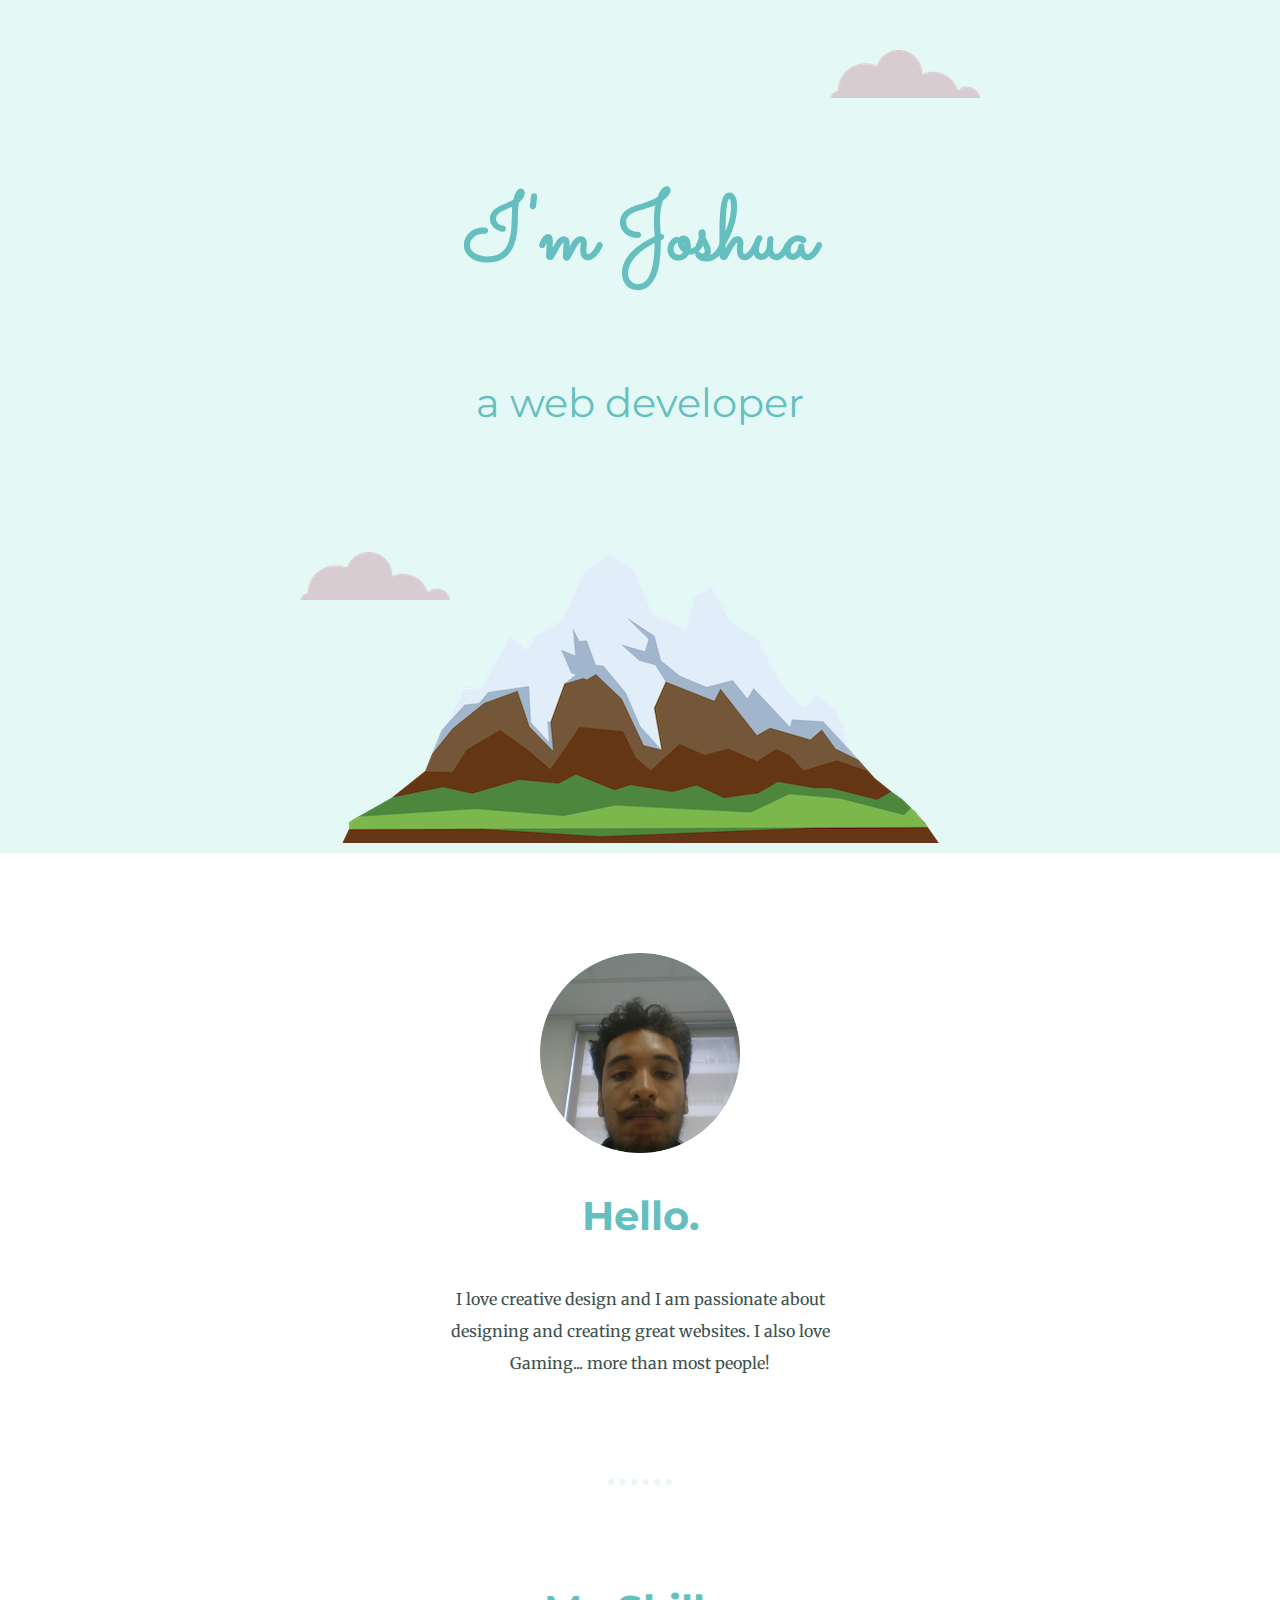
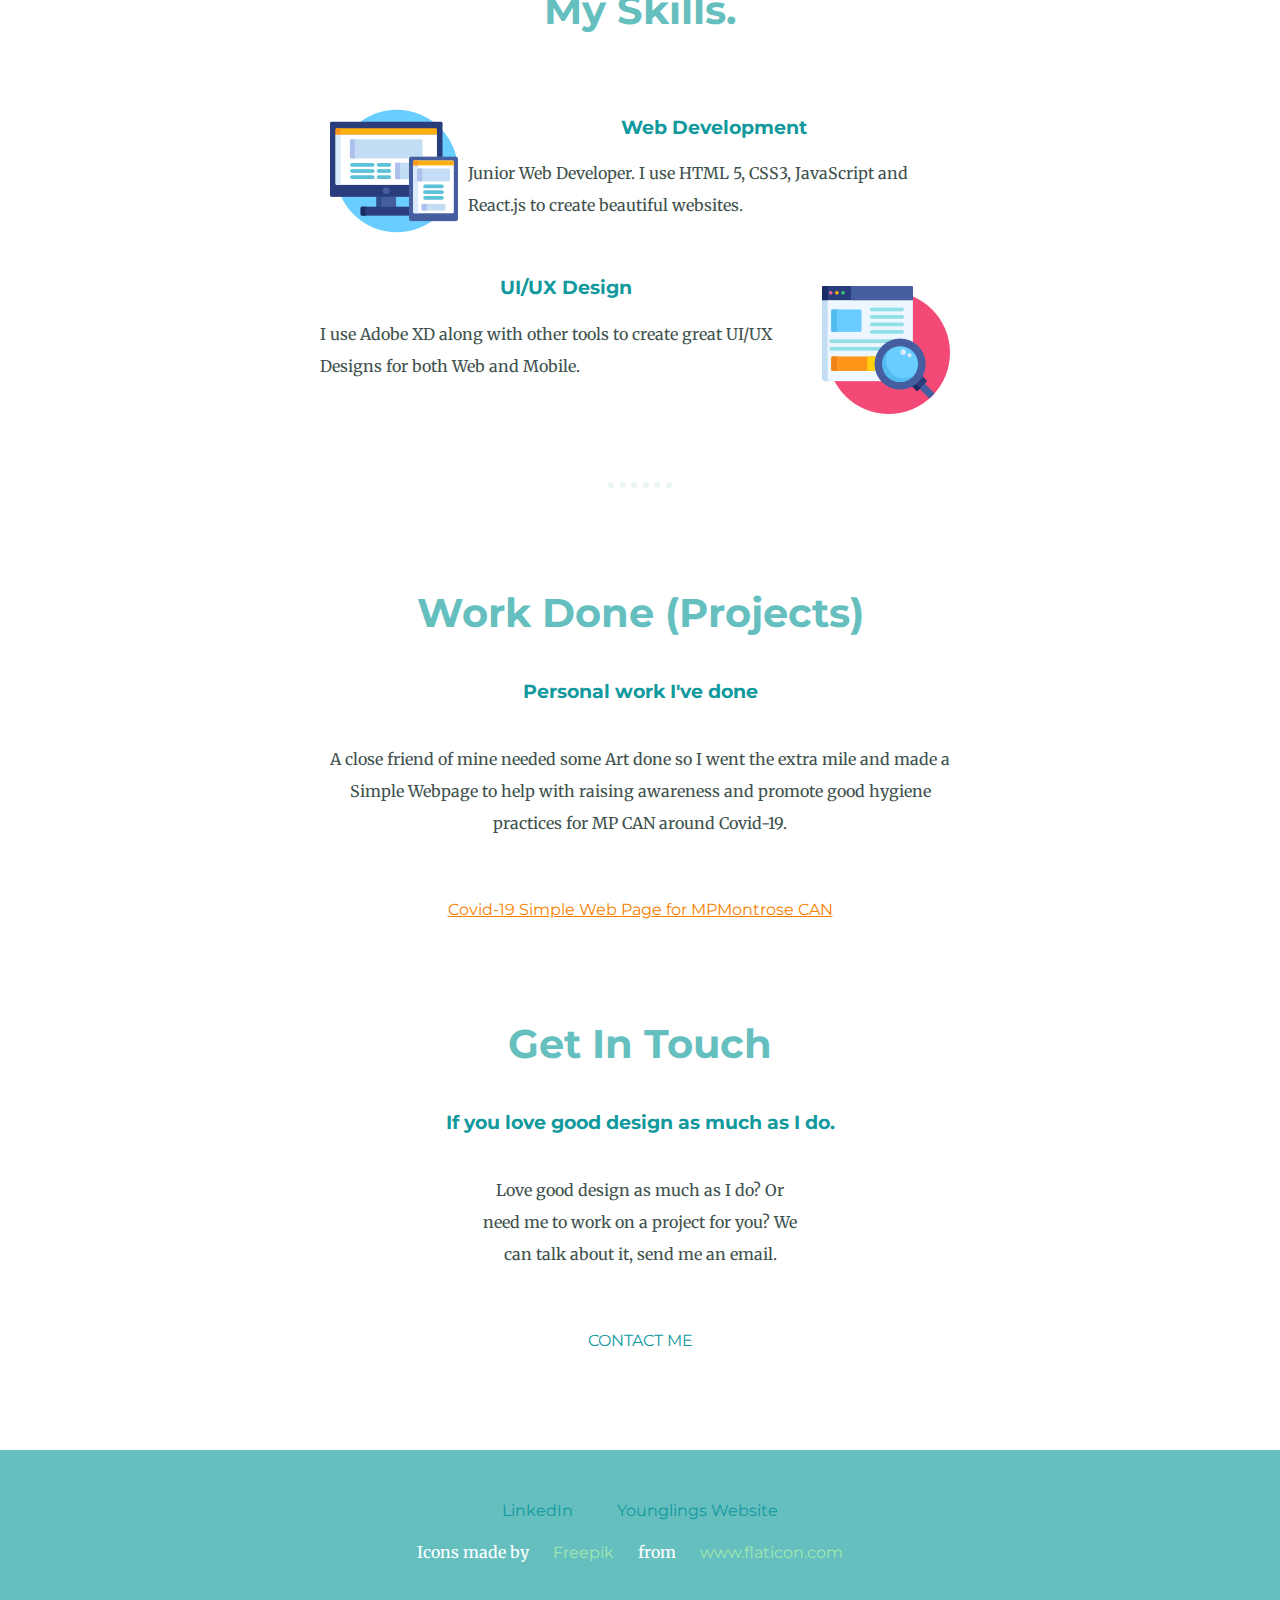
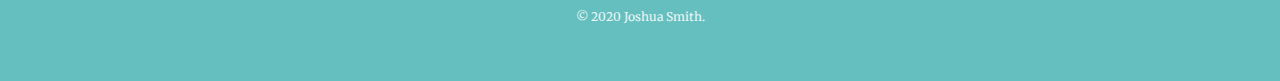
<file: index.html>
<!DOCTYPE html>
<html
  <head>
    <meta charset="utf-8">
    <title>Joshua Smith</title>
    <link rel="stylesheet" href="css/styles.css">
    <link rel="icon" href="faviconJDS2.ico">
    <link href="https://fonts.googleapis.com/css2?family=Merriweather&family=Montserrat&family=Sacramento&display=swap" rel="stylesheet">


  </head>
  <body>
    <div class="top-container">
      <img class="top-cloud" src="images/cloud.png" alt="cloud-img">
      <h1>I'm Joshua</h1>
      <h2 class="sub-heading">
        a web developer
      </h2>
      <img class="bottom-cloud" src="images/cloud.png" alt="cloud-img">
      <img src="images/mountain.png" alt="mountain-img">
    </div>

    <div class="middle-container">
      <div class="profile">
        <img class="profile-pic" src="images/circle-croppedJDS.png" alt="profile-img">
        <h2>Hello.</h2>
        <p class="intro">I love creative design and I am passionate about designing and creating great websites.
          I also love Gaming... more than most people!</p>
      </div>
      <hr>
      <div class="skills">
        <h2>My Skills.</h2>
        <div class="skill-row-1">
          <img class="computer-img" src="images/website2icon.png" alt="computer-img">
          <h3>Web Development</h3>
          <p class="skill-description">Junior Web Developer. I use HTML 5, CSS3, JavaScript and React.js to create beautiful websites. </p>
        </div>
        <div class="skill-row-2">
          <img class="chilli-img" src="images/web3icon.png" alt="chilli-img">
          <h3>UI/UX Design</h3>
          <p class="skill-description">I use Adobe XD along with other tools to create great UI/UX Designs for both Web and Mobile.</p>
        </div>
        <hr>
        <div class="work-done">
          <h2>Work Done (Projects)</h2>
          <h3>Personal work I've done</h3>
          <p class="contact-message" >A close friend of mine needed some Art done so I went the extra mile and made a Simple Webpage to help with raising awareness and promote good hygiene practices for MP CAN around Covid-19.</p>
          <a class="simple-webpage-project1" href="project1.html">Covid-19 Simple Web Page for MPMontrose CAN</a>
        </div>
        <div class="contact-me">
          <h2>Get In Touch</h2>
          <h3>If you love good design as much as I do.</h3>
          <p class="contact-message" >Love good design as much as I do? Or need me to work on a project for you? We can talk about it, send me an email.</p>
          <a class="btn" href="mailto:jdsmith20490@gmail.com">CONTACT ME</a>
        </div>
      </div>
    </div>
    <div class="bottom-container">
      <a class="footer-link" href="https://www.linkedin.com/in/joshua-smith-a2957b18b/">LinkedIn</a>
      <a class="footer-link" href="https://www.younglings.capetown/">Younglings Website</a>
      <p class="flaticon-attribution">Icons made by <a class="flaticon-attribution2" href="http://www.freepik.com/" title="Freepik">Freepik</a> from <a class="flaticon-attribution2" href="https://www.flaticon.com/" title="Flaticon"> www.flaticon.com</a></p>
      <p class="footer-cc">© 2020 Joshua Smith.</p>
    </div>
  </body>
</html>
</file>
<file: css/styles.css>
/***TAG STYLES***/

body {
  color: #40514E;
  margin: 0;
  text-align: center;
  font-family: 'Merriweather', serif;
  background-color: white;
}

h1 {
  font-size: 90px;
  margin: 50px auto 0px auto;
  font-family: 'Sacramento', cursive;
  color: #66BFBF;
}

h2 {
  font-family: 'Montserrat', sans-serif;
  font-size: 2.5rem;
  color: #66BFBF;
  padding-bottom: 10px;
}

h3 {
  font-family: 'Montserrat', sans-serif;
  color: #11999E;
}

p {
  line-height: 2;
}

a {
  color: #11999E;
  font-family: 'Montserrat', sans-serif;
  margin: 10px 20px;
  text-decoration: none;
}

a:hover {
  color: #EAF6F6;
}

hr {
  border: dotted #EAF6F6 6px;
  border-bottom: none;
  width: 4%;
  margin: 100px auto;
}
/***CLASS STYLES***/

.top-container {
  background-color: #e4f9f5;
  padding-top: 100px;
  line-height: 2;
}

.middle-container {
  margin: 100px 0;
}

.intro {
  width: 30%;
  margin: 0 auto;
}

.contact-me {
  width: 50%;
  margin: 100px auto 100px auto;
  float: none;
}

.bottom-container {
  background-color: #66BFBF;
  padding: 50px 0 20px;
}

.sub-heading {
  font-weight: normal;
}

.bottom-cloud {
  position: absolute;
  left: 300px;
  bottom: 300px;
}

.top-cloud {
  position: absolute;
  right: 300px;
  top: 50px;
}

.profile-pic {
  width: 200px;
  height: 200px;
  position: 0 auto 0 auto;
}

.skills {
  margin: 50px auto 50px auto;
}

.skill-row-1 {
  width: 50%;
  margin: 0 auto 0 auto;
  padding: 20px 20px;
}

.skill-row-2 {
  width: 50%;
  margin: 0 auto 0 auto;
}

.skill-description {
  text-align: left;
}

.computer-img {
  margin: auto;
  float: left;
  padding: 10px;
}

.chilli-img {
  margin: auto;
  float: right;
  padding: 10px;
}

.footer-cc {
  color: #EAF6F6;
  font-size: 0.75rem;
  padding: 20px 0;
}

.flaticon-attribution {
  color: white;
}

.flaticon-attribution2 {
  color: #A1E8AF;
  margin: none;
  padding: 10px 0;
}

.contact-message {
  width: 50%;
  margin: 40px auto 60px;
}

.simple-webpage-project1 {
  color: #F77F00;
  text-decoration: underline;
}
.simple-webpage-project1:hover {
  color: #317B22;
}
/***EXTERNAL BUTTON CSS STYLE***/
</file>
